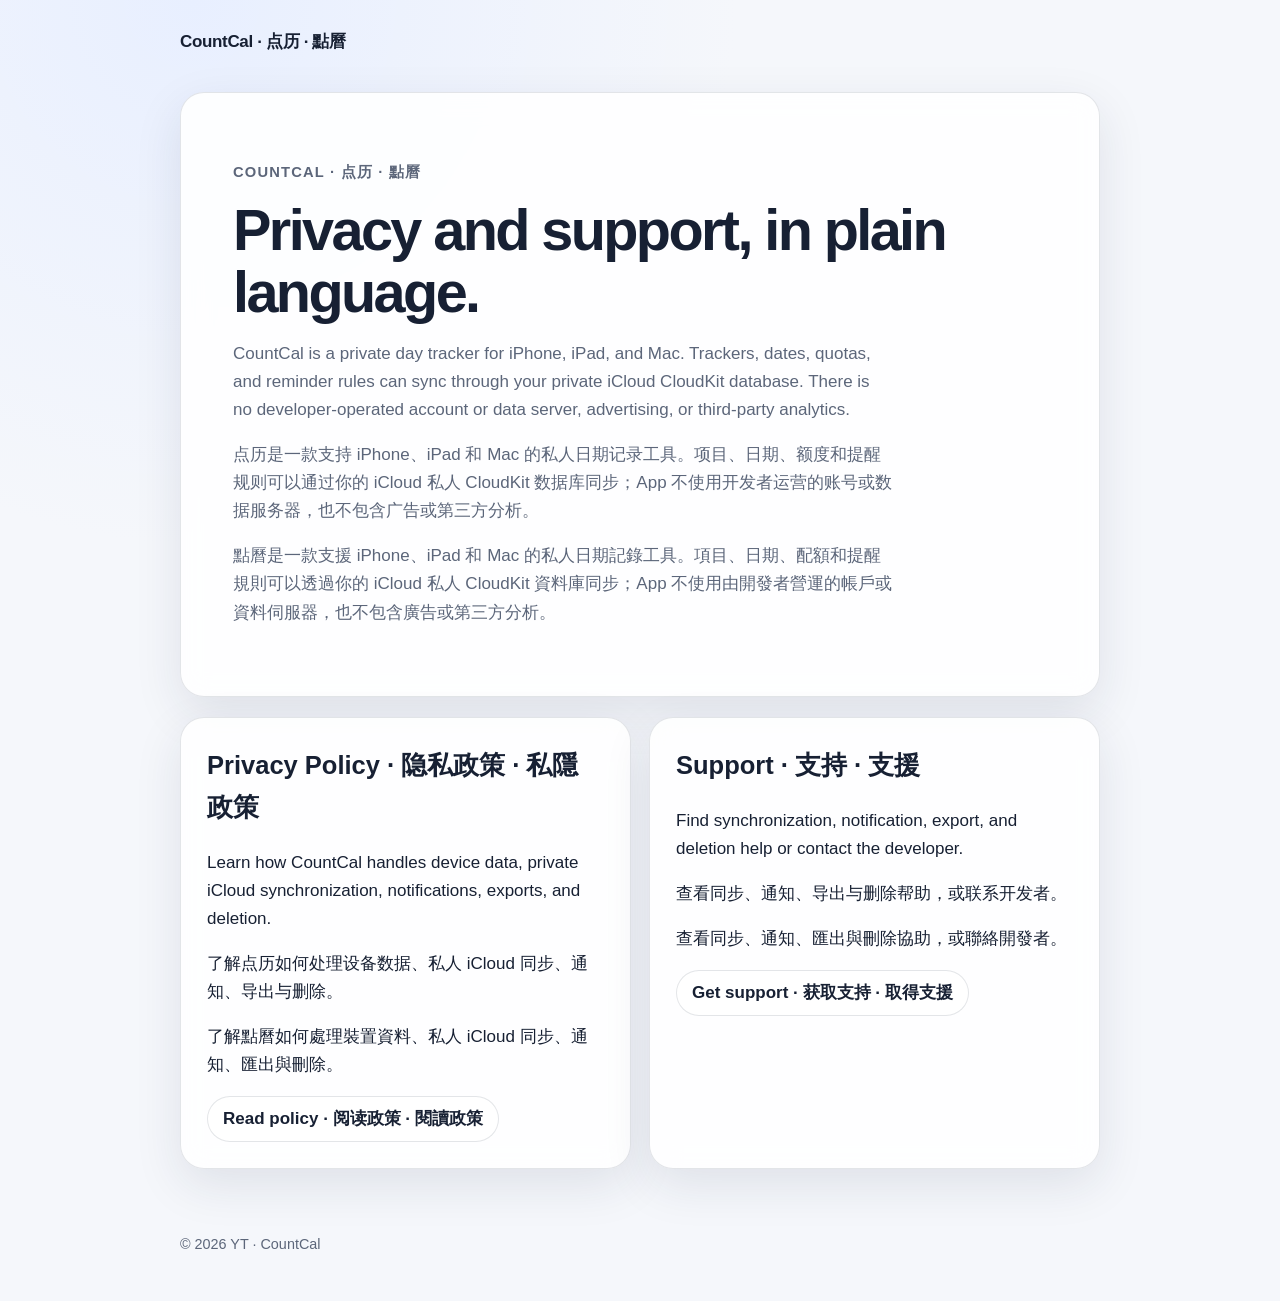
<file: index.html>
<!doctype html>
<html lang="en">
<head>
  <meta charset="utf-8">
  <meta name="viewport" content="width=device-width, initial-scale=1">
  <meta name="description" content="CountCal privacy policy and support information in English, Simplified Chinese, and Traditional Chinese.">
  <meta name="robots" content="index,follow">
  <title>CountCal · Privacy &amp; Support</title>
  <link rel="stylesheet" href="./styles.css">
</head>
<body>
  <header class="shell">
    <a class="brand" href="./">CountCal · 点历 · 點曆</a>
  </header>
  <main class="shell">
    <section class="hero">
      <p class="eyebrow">CountCal · 点历 · 點曆</p>
      <h1>Privacy and support, in plain language.</h1>
      <p>CountCal is a private day tracker for iPhone, iPad, and Mac. Trackers, dates, quotas, and reminder rules can sync through your private iCloud CloudKit database. There is no developer-operated account or data server, advertising, or third-party analytics.</p>
      <p lang="zh-Hans">点历是一款支持 iPhone、iPad 和 Mac 的私人日期记录工具。项目、日期、额度和提醒规则可以通过你的 iCloud 私人 CloudKit 数据库同步；App 不使用开发者运营的账号或数据服务器，也不包含广告或第三方分析。</p>
      <p lang="zh-Hant">點曆是一款支援 iPhone、iPad 和 Mac 的私人日期記錄工具。項目、日期、配額和提醒規則可以透過你的 iCloud 私人 CloudKit 資料庫同步；App 不使用由開發者營運的帳戶或資料伺服器，也不包含廣告或第三方分析。</p>
    </section>
    <section class="grid" aria-label="Site pages">
      <article class="card">
        <h2>Privacy Policy · 隐私政策 · 私隱政策</h2>
        <p>Learn how CountCal handles device data, private iCloud synchronization, notifications, exports, and deletion.</p>
        <p lang="zh-Hans">了解点历如何处理设备数据、私人 iCloud 同步、通知、导出与删除。</p>
        <p lang="zh-Hant">了解點曆如何處理裝置資料、私人 iCloud 同步、通知、匯出與刪除。</p>
        <a class="button" href="./privacy/">Read policy · 阅读政策 · 閱讀政策</a>
      </article>
      <article class="card">
        <h2>Support · 支持 · 支援</h2>
        <p>Find synchronization, notification, export, and deletion help or contact the developer.</p>
        <p lang="zh-Hans">查看同步、通知、导出与删除帮助，或联系开发者。</p>
        <p lang="zh-Hant">查看同步、通知、匯出與刪除協助，或聯絡開發者。</p>
        <a class="button" href="./support/">Get support · 获取支持 · 取得支援</a>
      </article>
    </section>
  </main>
  <footer class="shell">© 2026 YT · CountCal</footer>
</body>
</html>
</file>
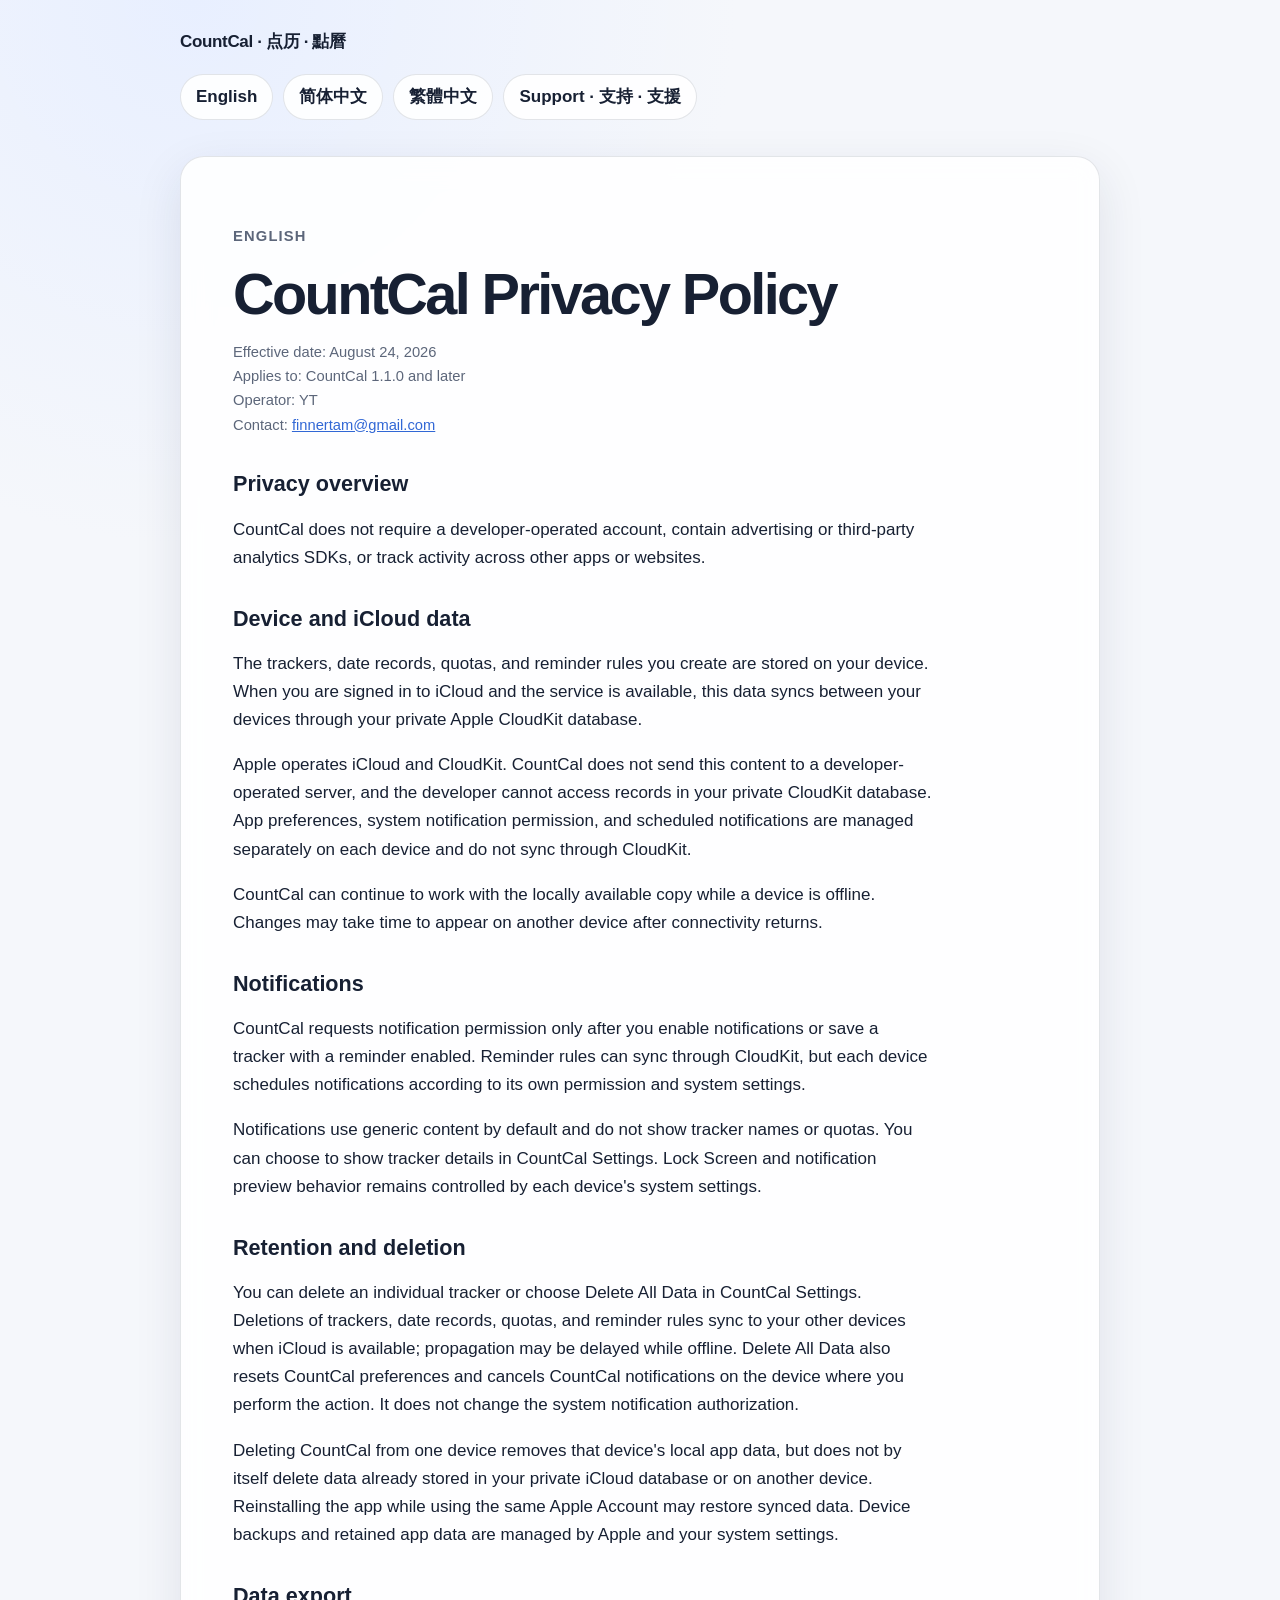
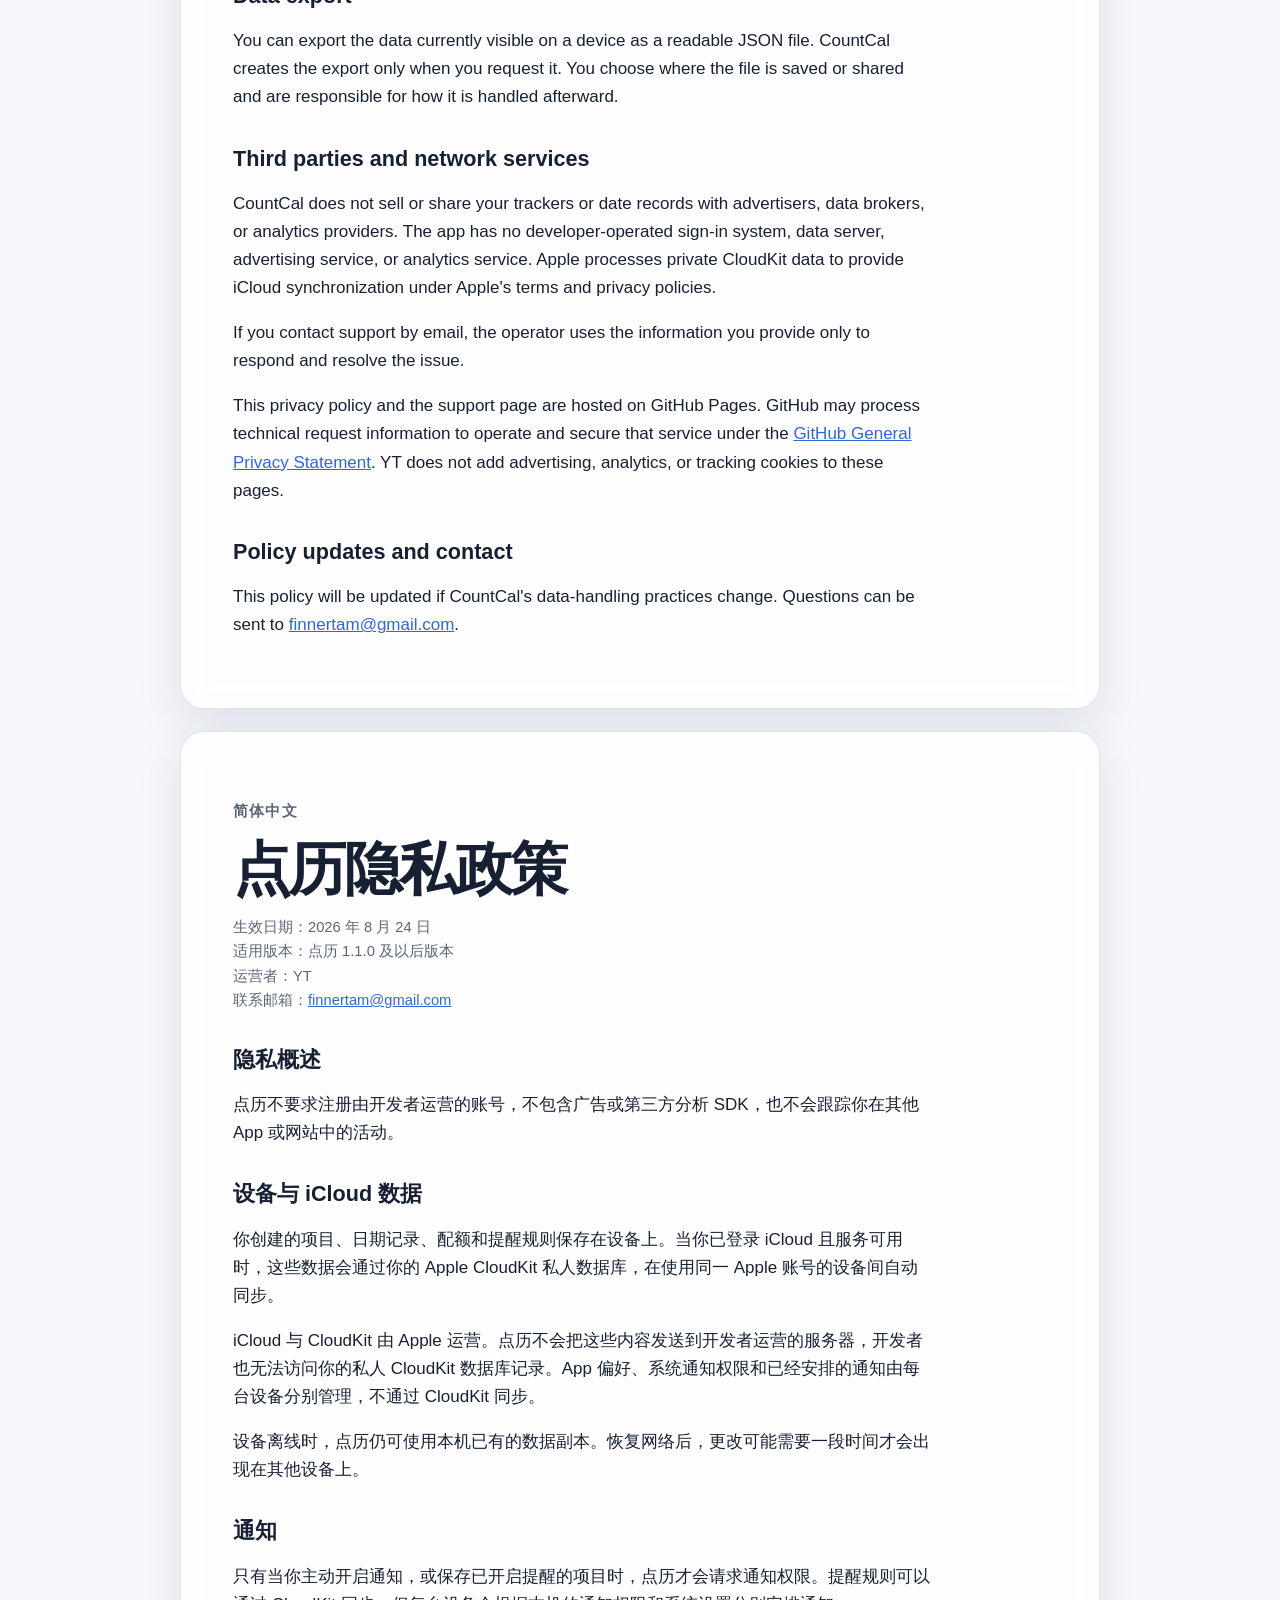
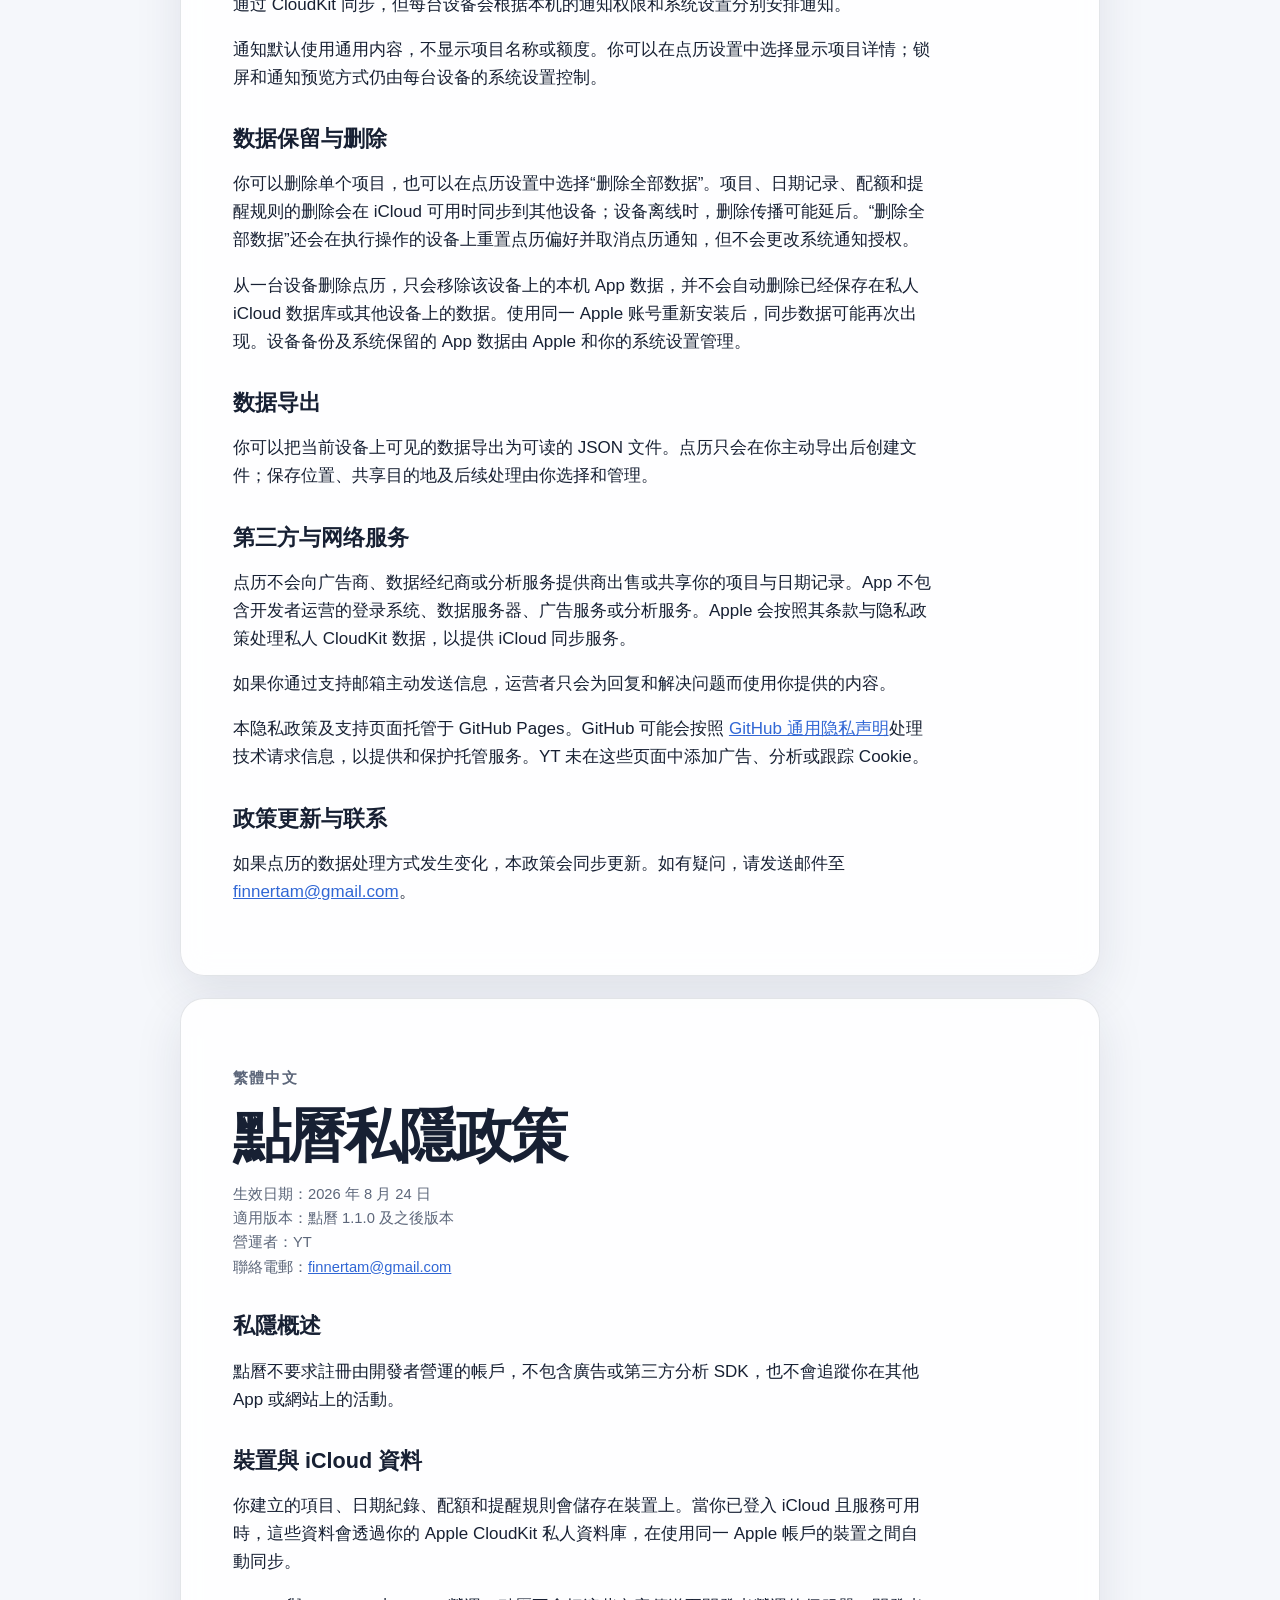
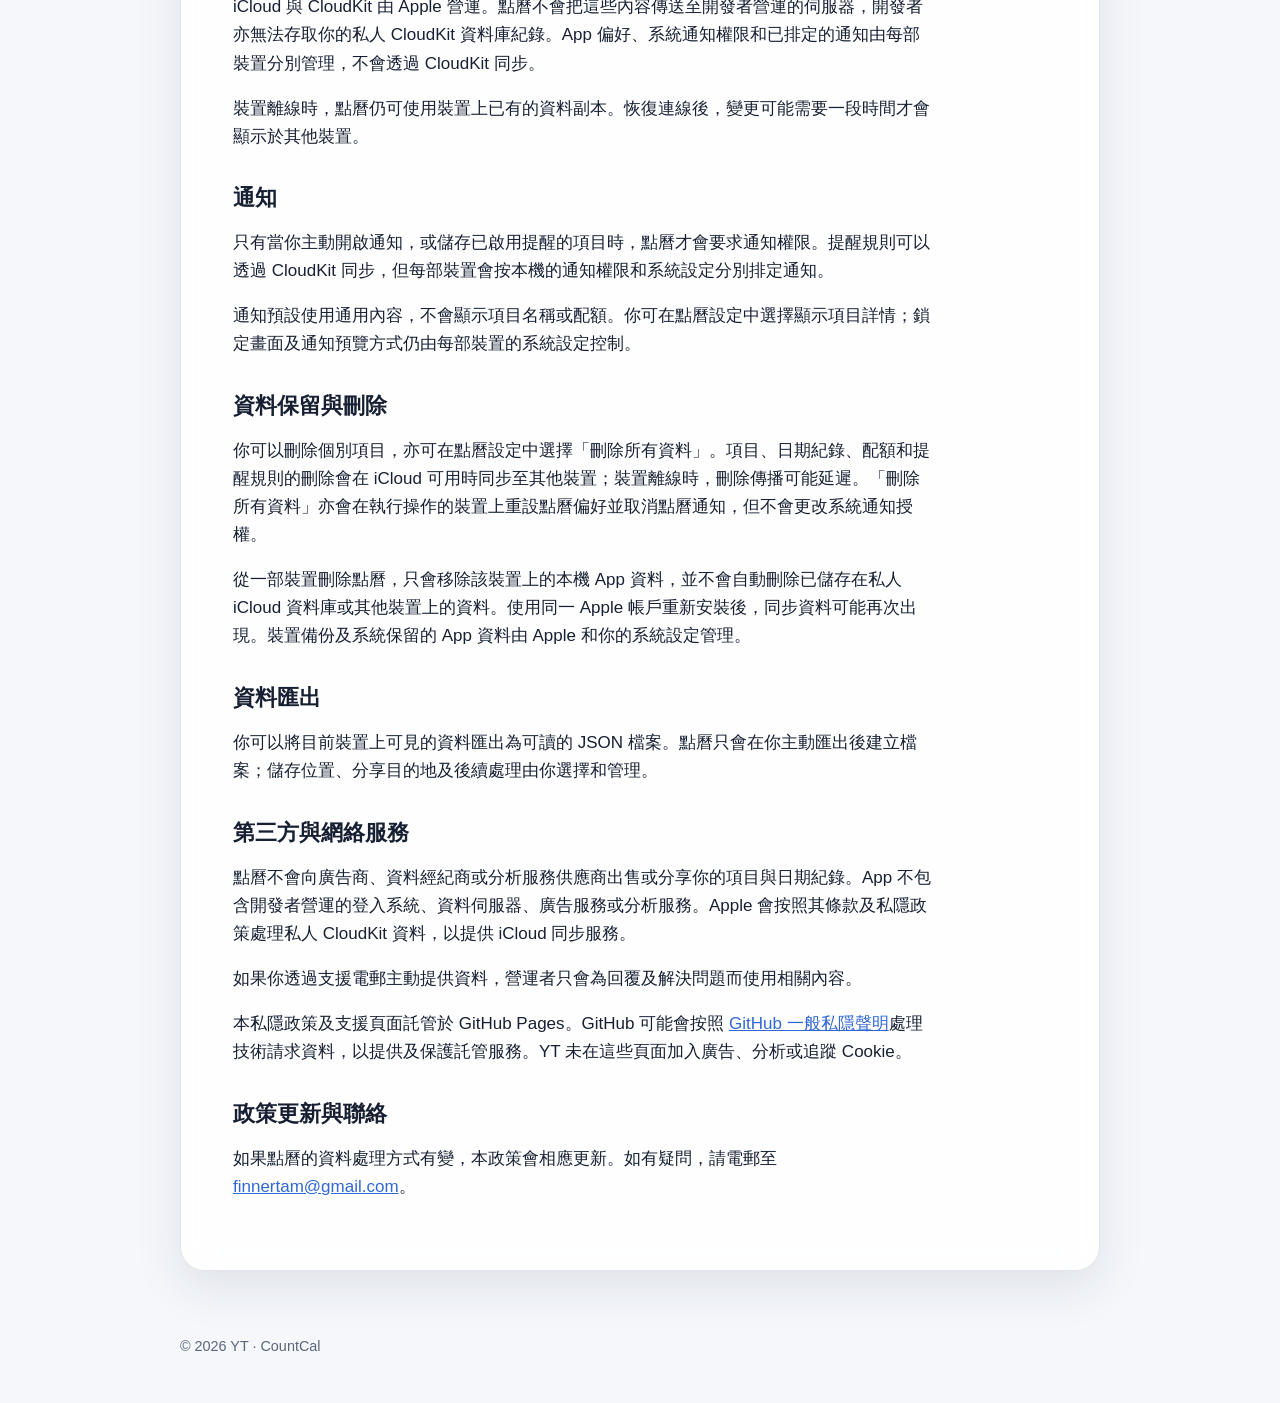
<file: privacy/index.html>
<!doctype html>
<html lang="en">
<head>
  <meta charset="utf-8">
  <meta name="viewport" content="width=device-width, initial-scale=1">
  <meta name="description" content="CountCal privacy policy in English, Simplified Chinese, and Traditional Chinese.">
  <meta name="robots" content="index,follow">
  <title>Privacy Policy · CountCal</title>
  <link rel="stylesheet" href="../styles.css">
</head>
<body>
  <header class="shell">
    <a class="brand" href="../">CountCal · 点历 · 點曆</a>
    <nav aria-label="Page navigation">
      <a href="#english">English</a>
      <a href="#simplified" lang="zh-Hans">简体中文</a>
      <a href="#traditional" lang="zh-Hant">繁體中文</a>
      <a href="../support/">Support · 支持 · 支援</a>
    </nav>
  </header>
  <main class="shell">
    <article class="document" id="english" lang="en">
      <p class="eyebrow">English</p>
      <h1>CountCal Privacy Policy</h1>
      <p class="meta">Effective date: August 24, 2026<br>Applies to: CountCal 1.1.0 and later<br>Operator: YT<br>Contact: <a href="mailto:finnertam@gmail.com">finnertam@gmail.com</a></p>

      <h2>Privacy overview</h2>
      <p>CountCal does not require a developer-operated account, contain advertising or third-party analytics SDKs, or track activity across other apps or websites.</p>

      <h2>Device and iCloud data</h2>
      <p>The trackers, date records, quotas, and reminder rules you create are stored on your device. When you are signed in to iCloud and the service is available, this data syncs between your devices through your private Apple CloudKit database.</p>
      <p>Apple operates iCloud and CloudKit. CountCal does not send this content to a developer-operated server, and the developer cannot access records in your private CloudKit database. App preferences, system notification permission, and scheduled notifications are managed separately on each device and do not sync through CloudKit.</p>
      <p>CountCal can continue to work with the locally available copy while a device is offline. Changes may take time to appear on another device after connectivity returns.</p>

      <h2>Notifications</h2>
      <p>CountCal requests notification permission only after you enable notifications or save a tracker with a reminder enabled. Reminder rules can sync through CloudKit, but each device schedules notifications according to its own permission and system settings.</p>
      <p>Notifications use generic content by default and do not show tracker names or quotas. You can choose to show tracker details in CountCal Settings. Lock Screen and notification preview behavior remains controlled by each device's system settings.</p>

      <h2>Retention and deletion</h2>
      <p>You can delete an individual tracker or choose Delete All Data in CountCal Settings. Deletions of trackers, date records, quotas, and reminder rules sync to your other devices when iCloud is available; propagation may be delayed while offline. Delete All Data also resets CountCal preferences and cancels CountCal notifications on the device where you perform the action. It does not change the system notification authorization.</p>
      <p>Deleting CountCal from one device removes that device's local app data, but does not by itself delete data already stored in your private iCloud database or on another device. Reinstalling the app while using the same Apple Account may restore synced data. Device backups and retained app data are managed by Apple and your system settings.</p>

      <h2>Data export</h2>
      <p>You can export the data currently visible on a device as a readable JSON file. CountCal creates the export only when you request it. You choose where the file is saved or shared and are responsible for how it is handled afterward.</p>

      <h2>Third parties and network services</h2>
      <p>CountCal does not sell or share your trackers or date records with advertisers, data brokers, or analytics providers. The app has no developer-operated sign-in system, data server, advertising service, or analytics service. Apple processes private CloudKit data to provide iCloud synchronization under Apple's terms and privacy policies.</p>
      <p>If you contact support by email, the operator uses the information you provide only to respond and resolve the issue.</p>
      <p>This privacy policy and the support page are hosted on GitHub Pages. GitHub may process technical request information to operate and secure that service under the <a href="https://docs.github.com/en/site-policy/privacy-policies/github-general-privacy-statement">GitHub General Privacy Statement</a>. YT does not add advertising, analytics, or tracking cookies to these pages.</p>

      <h2>Policy updates and contact</h2>
      <p>This policy will be updated if CountCal's data-handling practices change. Questions can be sent to <a href="mailto:finnertam@gmail.com">finnertam@gmail.com</a>.</p>
    </article>

    <article class="document" id="simplified" lang="zh-Hans">
      <p class="eyebrow">简体中文</p>
      <h1>点历隐私政策</h1>
      <p class="meta">生效日期：2026 年 8 月 24 日<br>适用版本：点历 1.1.0 及以后版本<br>运营者：YT<br>联系邮箱：<a href="mailto:finnertam@gmail.com">finnertam@gmail.com</a></p>

      <h2>隐私概述</h2>
      <p>点历不要求注册由开发者运营的账号，不包含广告或第三方分析 SDK，也不会跟踪你在其他 App 或网站中的活动。</p>

      <h2>设备与 iCloud 数据</h2>
      <p>你创建的项目、日期记录、配额和提醒规则保存在设备上。当你已登录 iCloud 且服务可用时，这些数据会通过你的 Apple CloudKit 私人数据库，在使用同一 Apple 账号的设备间自动同步。</p>
      <p>iCloud 与 CloudKit 由 Apple 运营。点历不会把这些内容发送到开发者运营的服务器，开发者也无法访问你的私人 CloudKit 数据库记录。App 偏好、系统通知权限和已经安排的通知由每台设备分别管理，不通过 CloudKit 同步。</p>
      <p>设备离线时，点历仍可使用本机已有的数据副本。恢复网络后，更改可能需要一段时间才会出现在其他设备上。</p>

      <h2>通知</h2>
      <p>只有当你主动开启通知，或保存已开启提醒的项目时，点历才会请求通知权限。提醒规则可以通过 CloudKit 同步，但每台设备会根据本机的通知权限和系统设置分别安排通知。</p>
      <p>通知默认使用通用内容，不显示项目名称或额度。你可以在点历设置中选择显示项目详情；锁屏和通知预览方式仍由每台设备的系统设置控制。</p>

      <h2>数据保留与删除</h2>
      <p>你可以删除单个项目，也可以在点历设置中选择“删除全部数据”。项目、日期记录、配额和提醒规则的删除会在 iCloud 可用时同步到其他设备；设备离线时，删除传播可能延后。“删除全部数据”还会在执行操作的设备上重置点历偏好并取消点历通知，但不会更改系统通知授权。</p>
      <p>从一台设备删除点历，只会移除该设备上的本机 App 数据，并不会自动删除已经保存在私人 iCloud 数据库或其他设备上的数据。使用同一 Apple 账号重新安装后，同步数据可能再次出现。设备备份及系统保留的 App 数据由 Apple 和你的系统设置管理。</p>

      <h2>数据导出</h2>
      <p>你可以把当前设备上可见的数据导出为可读的 JSON 文件。点历只会在你主动导出后创建文件；保存位置、共享目的地及后续处理由你选择和管理。</p>

      <h2>第三方与网络服务</h2>
      <p>点历不会向广告商、数据经纪商或分析服务提供商出售或共享你的项目与日期记录。App 不包含开发者运营的登录系统、数据服务器、广告服务或分析服务。Apple 会按照其条款与隐私政策处理私人 CloudKit 数据，以提供 iCloud 同步服务。</p>
      <p>如果你通过支持邮箱主动发送信息，运营者只会为回复和解决问题而使用你提供的内容。</p>
      <p>本隐私政策及支持页面托管于 GitHub Pages。GitHub 可能会按照 <a href="https://docs.github.com/zh/site-policy/privacy-policies/github-general-privacy-statement">GitHub 通用隐私声明</a>处理技术请求信息，以提供和保护托管服务。YT 未在这些页面中添加广告、分析或跟踪 Cookie。</p>

      <h2>政策更新与联系</h2>
      <p>如果点历的数据处理方式发生变化，本政策会同步更新。如有疑问，请发送邮件至 <a href="mailto:finnertam@gmail.com">finnertam@gmail.com</a>。</p>
    </article>

    <article class="document" id="traditional" lang="zh-Hant">
      <p class="eyebrow">繁體中文</p>
      <h1>點曆私隱政策</h1>
      <p class="meta">生效日期：2026 年 8 月 24 日<br>適用版本：點曆 1.1.0 及之後版本<br>營運者：YT<br>聯絡電郵：<a href="mailto:finnertam@gmail.com">finnertam@gmail.com</a></p>

      <h2>私隱概述</h2>
      <p>點曆不要求註冊由開發者營運的帳戶，不包含廣告或第三方分析 SDK，也不會追蹤你在其他 App 或網站上的活動。</p>

      <h2>裝置與 iCloud 資料</h2>
      <p>你建立的項目、日期紀錄、配額和提醒規則會儲存在裝置上。當你已登入 iCloud 且服務可用時，這些資料會透過你的 Apple CloudKit 私人資料庫，在使用同一 Apple 帳戶的裝置之間自動同步。</p>
      <p>iCloud 與 CloudKit 由 Apple 營運。點曆不會把這些內容傳送至開發者營運的伺服器，開發者亦無法存取你的私人 CloudKit 資料庫紀錄。App 偏好、系統通知權限和已排定的通知由每部裝置分別管理，不會透過 CloudKit 同步。</p>
      <p>裝置離線時，點曆仍可使用裝置上已有的資料副本。恢復連線後，變更可能需要一段時間才會顯示於其他裝置。</p>

      <h2>通知</h2>
      <p>只有當你主動開啟通知，或儲存已啟用提醒的項目時，點曆才會要求通知權限。提醒規則可以透過 CloudKit 同步，但每部裝置會按本機的通知權限和系統設定分別排定通知。</p>
      <p>通知預設使用通用內容，不會顯示項目名稱或配額。你可在點曆設定中選擇顯示項目詳情；鎖定畫面及通知預覽方式仍由每部裝置的系統設定控制。</p>

      <h2>資料保留與刪除</h2>
      <p>你可以刪除個別項目，亦可在點曆設定中選擇「刪除所有資料」。項目、日期紀錄、配額和提醒規則的刪除會在 iCloud 可用時同步至其他裝置；裝置離線時，刪除傳播可能延遲。「刪除所有資料」亦會在執行操作的裝置上重設點曆偏好並取消點曆通知，但不會更改系統通知授權。</p>
      <p>從一部裝置刪除點曆，只會移除該裝置上的本機 App 資料，並不會自動刪除已儲存在私人 iCloud 資料庫或其他裝置上的資料。使用同一 Apple 帳戶重新安裝後，同步資料可能再次出現。裝置備份及系統保留的 App 資料由 Apple 和你的系統設定管理。</p>

      <h2>資料匯出</h2>
      <p>你可以將目前裝置上可見的資料匯出為可讀的 JSON 檔案。點曆只會在你主動匯出後建立檔案；儲存位置、分享目的地及後續處理由你選擇和管理。</p>

      <h2>第三方與網絡服務</h2>
      <p>點曆不會向廣告商、資料經紀商或分析服務供應商出售或分享你的項目與日期紀錄。App 不包含開發者營運的登入系統、資料伺服器、廣告服務或分析服務。Apple 會按照其條款及私隱政策處理私人 CloudKit 資料，以提供 iCloud 同步服務。</p>
      <p>如果你透過支援電郵主動提供資料，營運者只會為回覆及解決問題而使用相關內容。</p>
      <p>本私隱政策及支援頁面託管於 GitHub Pages。GitHub 可能會按照 <a href="https://docs.github.com/zh/site-policy/privacy-policies/github-general-privacy-statement">GitHub 一般私隱聲明</a>處理技術請求資料，以提供及保護託管服務。YT 未在這些頁面加入廣告、分析或追蹤 Cookie。</p>

      <h2>政策更新與聯絡</h2>
      <p>如果點曆的資料處理方式有變，本政策會相應更新。如有疑問，請電郵至 <a href="mailto:finnertam@gmail.com">finnertam@gmail.com</a>。</p>
    </article>
  </main>
  <footer class="shell">© 2026 YT · CountCal</footer>
</body>
</html>
</file>
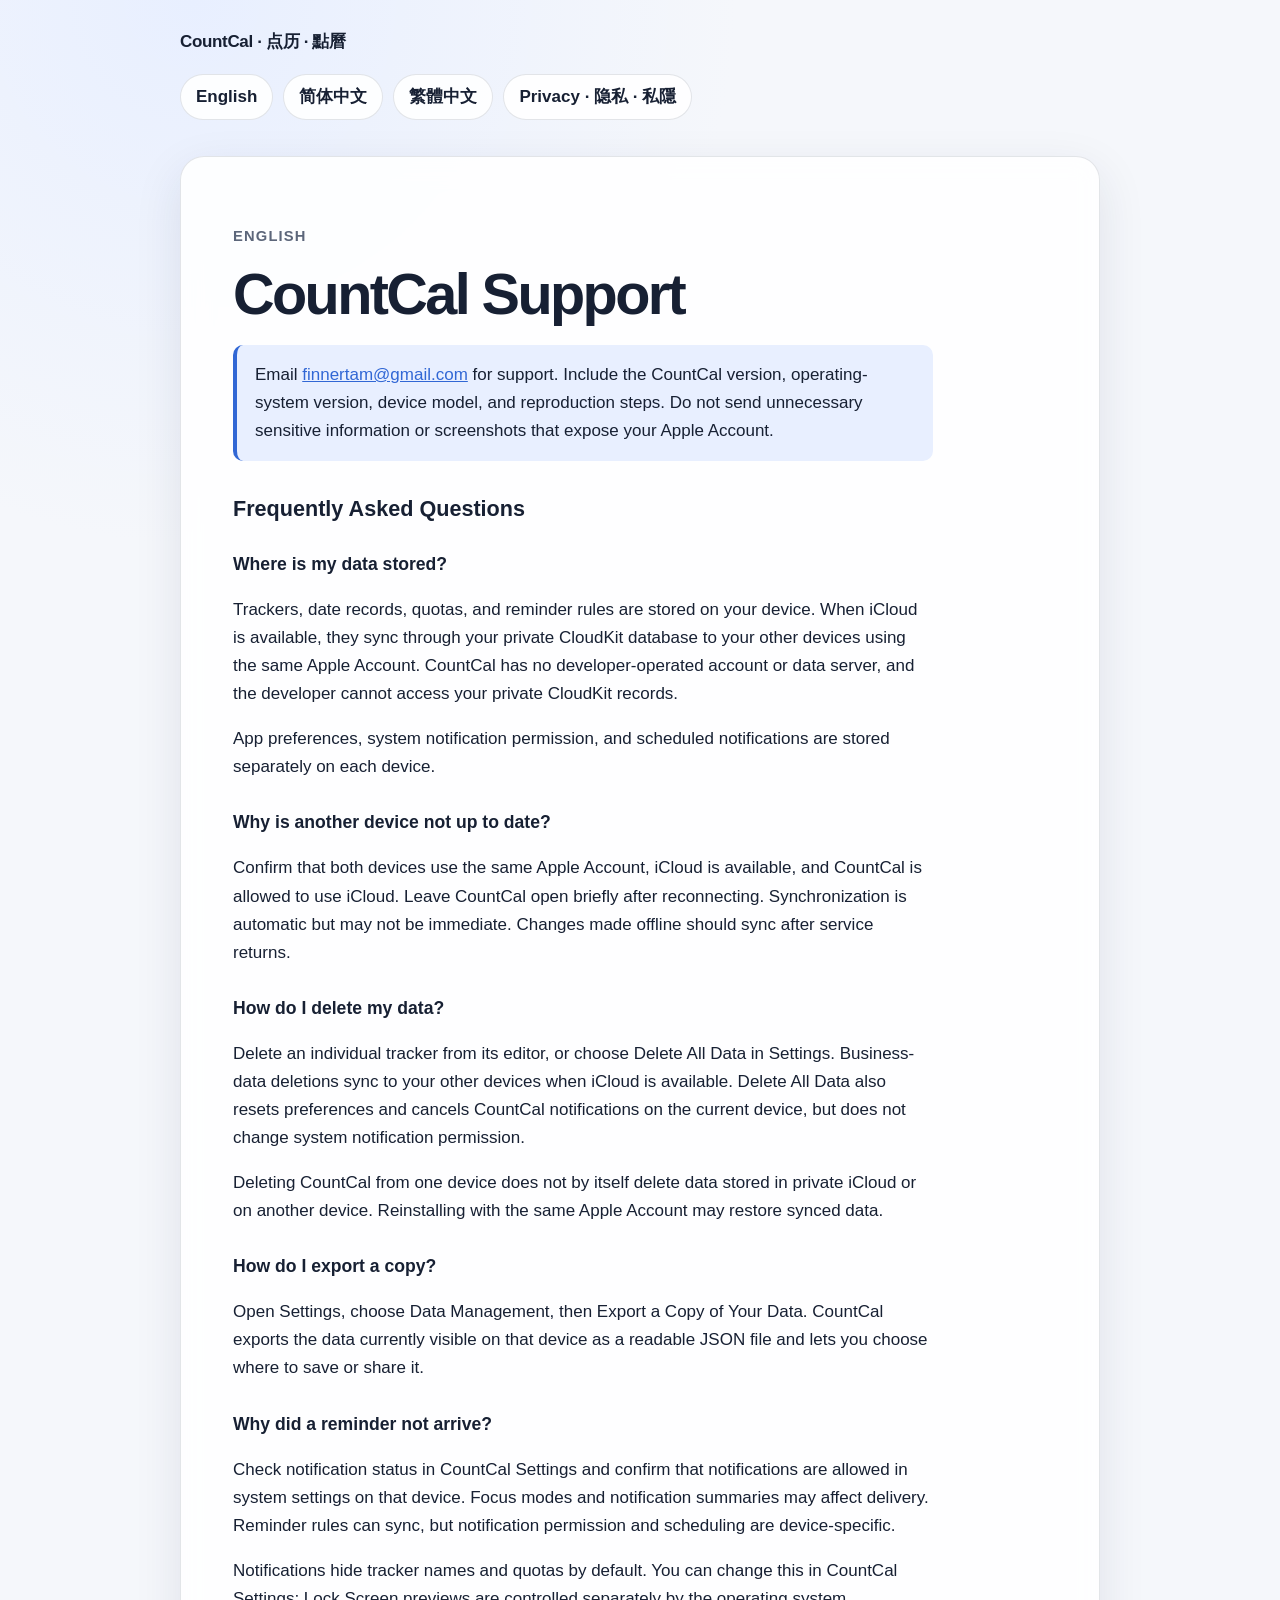
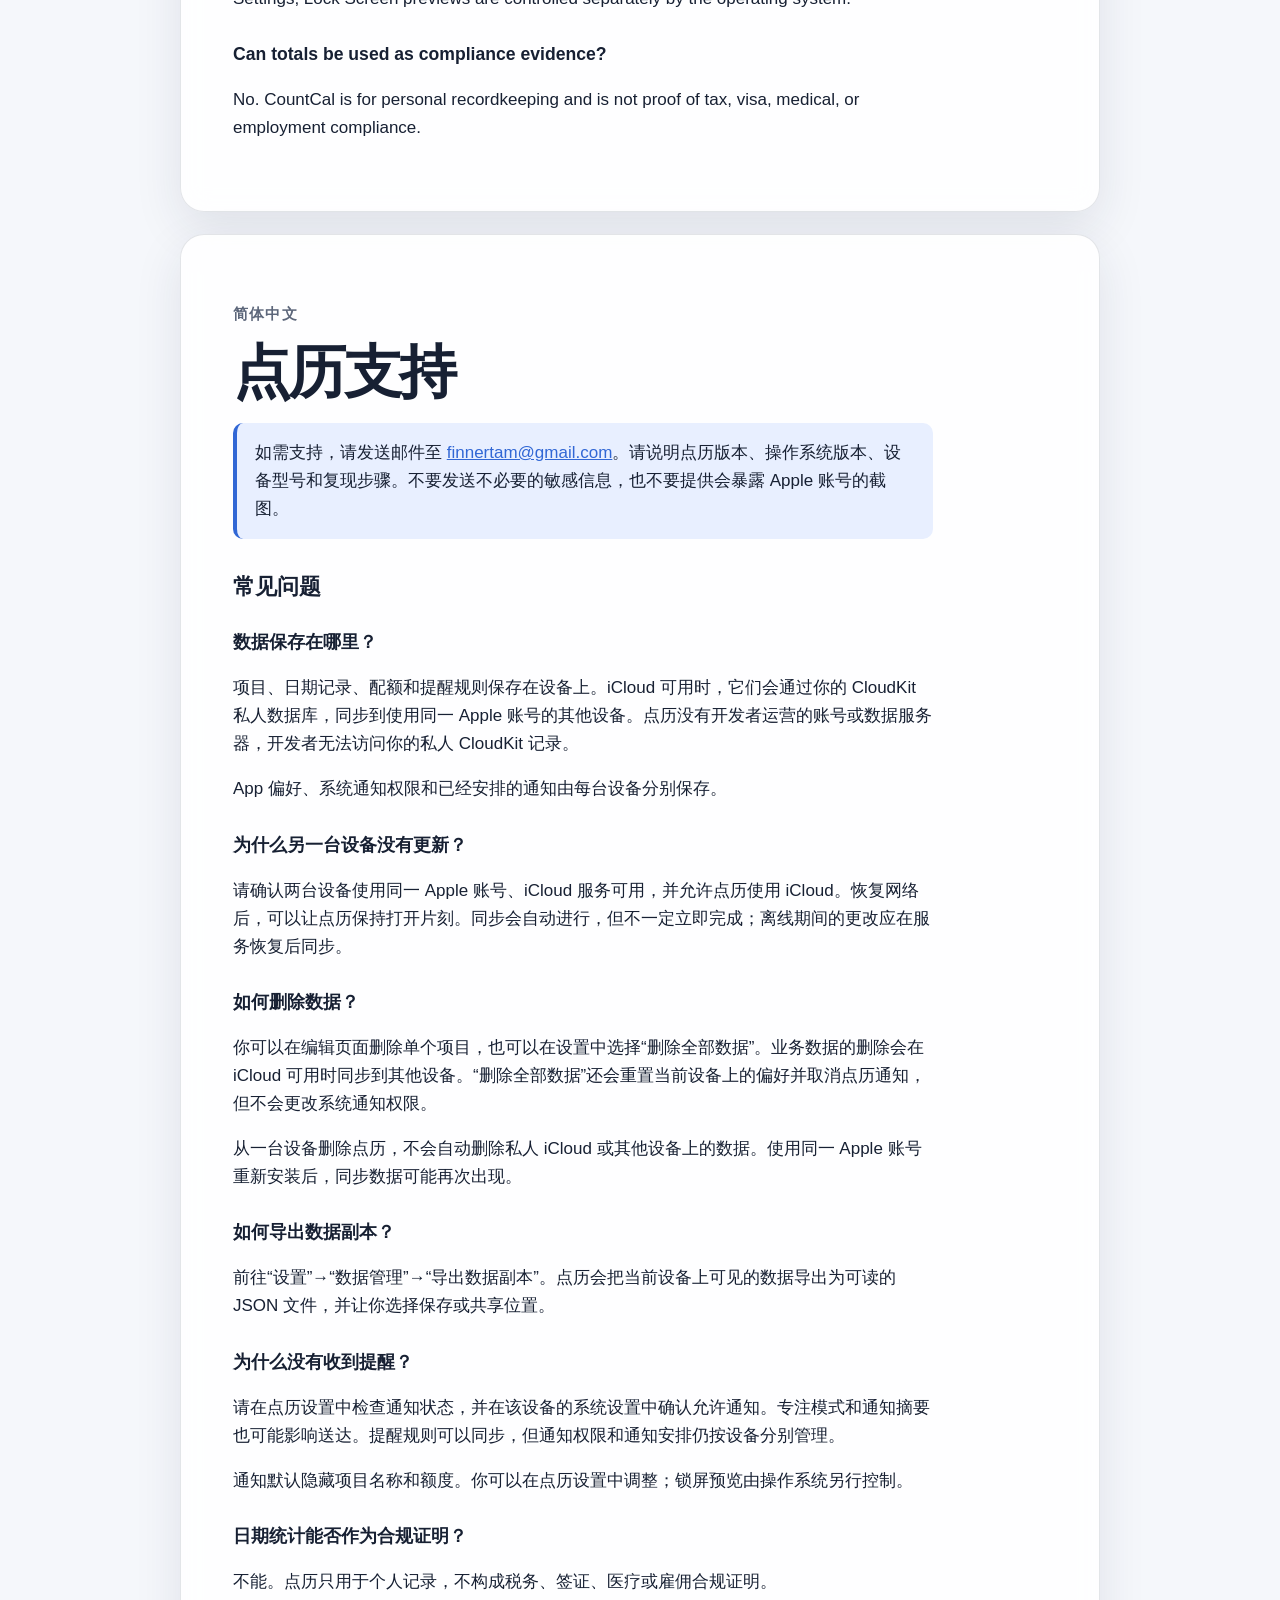
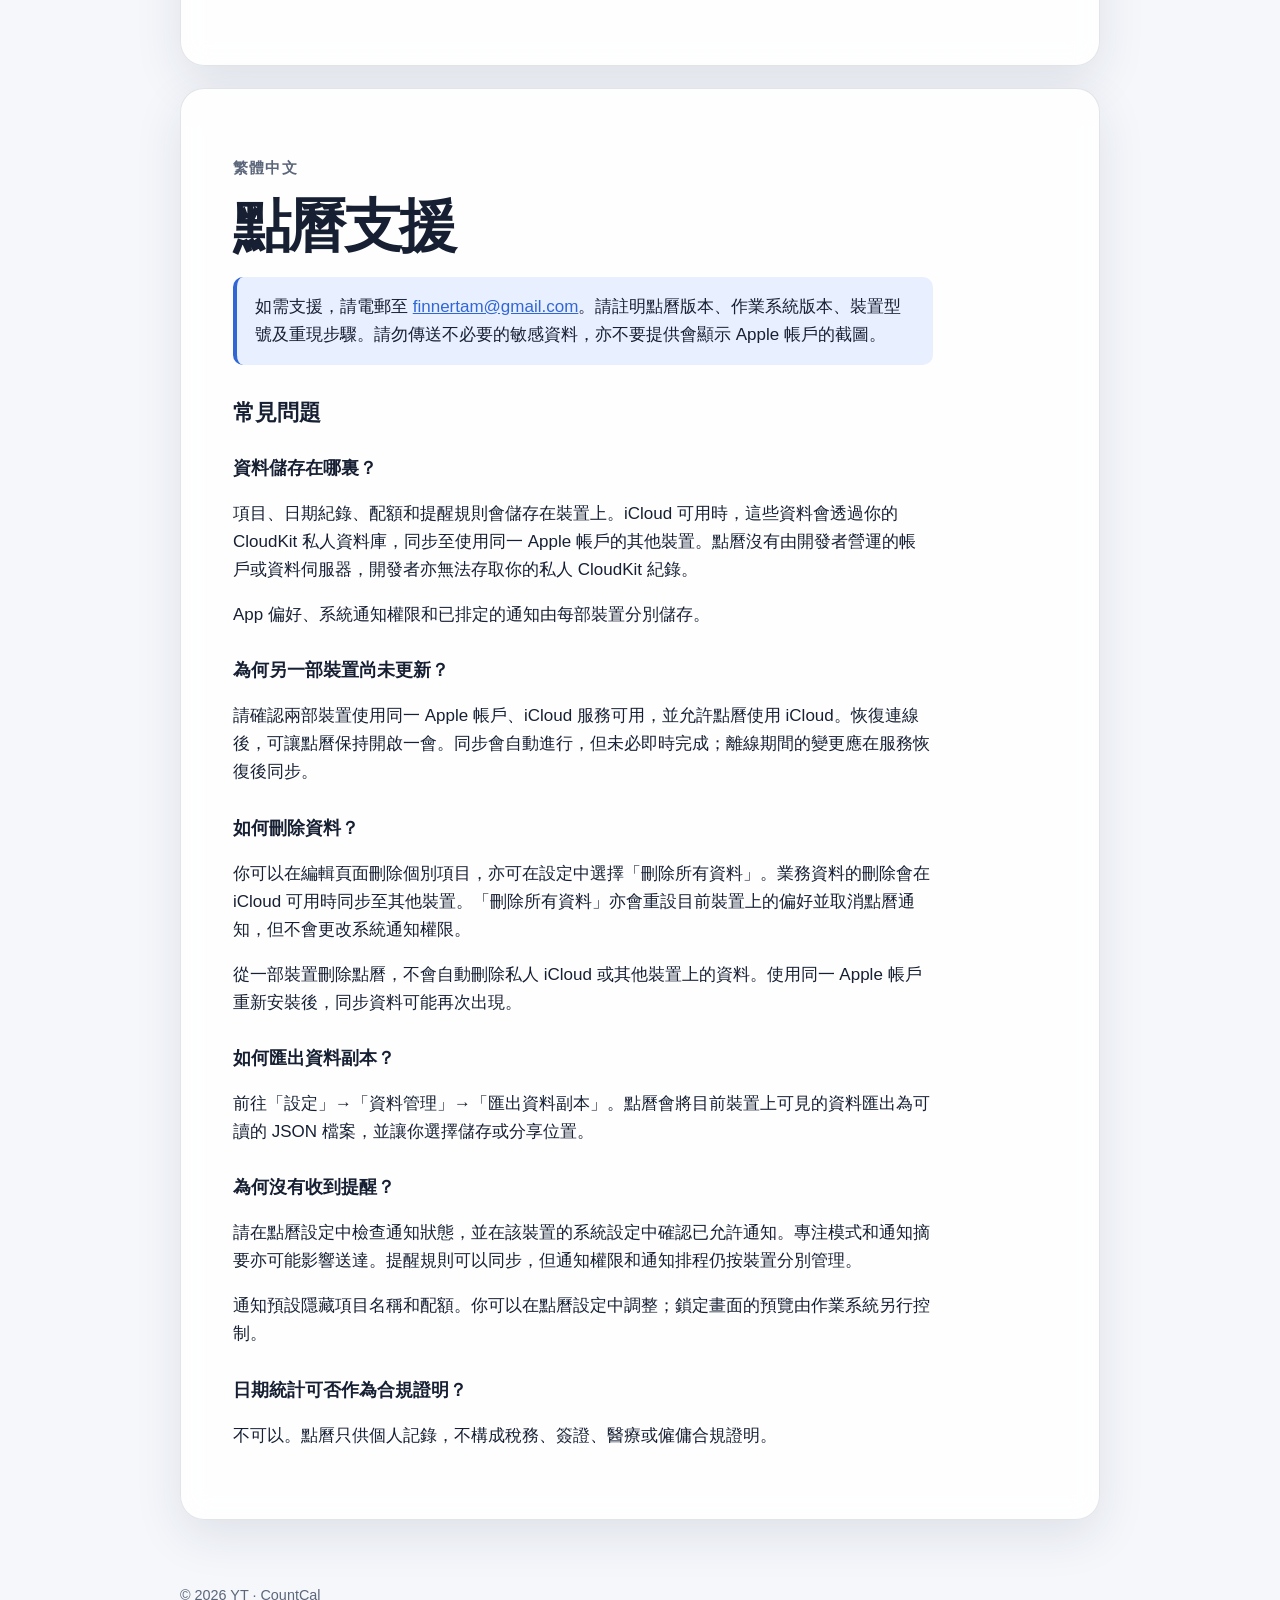
<file: support/index.html>
<!doctype html>
<html lang="en">
<head>
  <meta charset="utf-8">
  <meta name="viewport" content="width=device-width, initial-scale=1">
  <meta name="description" content="CountCal support in English, Simplified Chinese, and Traditional Chinese.">
  <meta name="robots" content="index,follow">
  <title>Support · CountCal</title>
  <link rel="stylesheet" href="../styles.css">
</head>
<body>
  <header class="shell">
    <a class="brand" href="../">CountCal · 点历 · 點曆</a>
    <nav aria-label="Page navigation">
      <a href="#english">English</a>
      <a href="#simplified" lang="zh-Hans">简体中文</a>
      <a href="#traditional" lang="zh-Hant">繁體中文</a>
      <a href="../privacy/">Privacy · 隐私 · 私隱</a>
    </nav>
  </header>
  <main class="shell">
    <article class="document" id="english" lang="en">
      <p class="eyebrow">English</p>
      <h1>CountCal Support</h1>
      <p class="notice">Email <a href="mailto:finnertam@gmail.com">finnertam@gmail.com</a> for support. Include the CountCal version, operating-system version, device model, and reproduction steps. Do not send unnecessary sensitive information or screenshots that expose your Apple Account.</p>

      <h2>Frequently Asked Questions</h2>
      <h3>Where is my data stored?</h3>
      <p>Trackers, date records, quotas, and reminder rules are stored on your device. When iCloud is available, they sync through your private CloudKit database to your other devices using the same Apple Account. CountCal has no developer-operated account or data server, and the developer cannot access your private CloudKit records.</p>
      <p>App preferences, system notification permission, and scheduled notifications are stored separately on each device.</p>

      <h3>Why is another device not up to date?</h3>
      <p>Confirm that both devices use the same Apple Account, iCloud is available, and CountCal is allowed to use iCloud. Leave CountCal open briefly after reconnecting. Synchronization is automatic but may not be immediate. Changes made offline should sync after service returns.</p>

      <h3>How do I delete my data?</h3>
      <p>Delete an individual tracker from its editor, or choose Delete All Data in Settings. Business-data deletions sync to your other devices when iCloud is available. Delete All Data also resets preferences and cancels CountCal notifications on the current device, but does not change system notification permission.</p>
      <p>Deleting CountCal from one device does not by itself delete data stored in private iCloud or on another device. Reinstalling with the same Apple Account may restore synced data.</p>

      <h3>How do I export a copy?</h3>
      <p>Open Settings, choose Data Management, then Export a Copy of Your Data. CountCal exports the data currently visible on that device as a readable JSON file and lets you choose where to save or share it.</p>

      <h3>Why did a reminder not arrive?</h3>
      <p>Check notification status in CountCal Settings and confirm that notifications are allowed in system settings on that device. Focus modes and notification summaries may affect delivery. Reminder rules can sync, but notification permission and scheduling are device-specific.</p>
      <p>Notifications hide tracker names and quotas by default. You can change this in CountCal Settings; Lock Screen previews are controlled separately by the operating system.</p>

      <h3>Can totals be used as compliance evidence?</h3>
      <p>No. CountCal is for personal recordkeeping and is not proof of tax, visa, medical, or employment compliance.</p>
    </article>

    <article class="document" id="simplified" lang="zh-Hans">
      <p class="eyebrow">简体中文</p>
      <h1>点历支持</h1>
      <p class="notice">如需支持，请发送邮件至 <a href="mailto:finnertam@gmail.com">finnertam@gmail.com</a>。请说明点历版本、操作系统版本、设备型号和复现步骤。不要发送不必要的敏感信息，也不要提供会暴露 Apple 账号的截图。</p>

      <h2>常见问题</h2>
      <h3>数据保存在哪里？</h3>
      <p>项目、日期记录、配额和提醒规则保存在设备上。iCloud 可用时，它们会通过你的 CloudKit 私人数据库，同步到使用同一 Apple 账号的其他设备。点历没有开发者运营的账号或数据服务器，开发者无法访问你的私人 CloudKit 记录。</p>
      <p>App 偏好、系统通知权限和已经安排的通知由每台设备分别保存。</p>

      <h3>为什么另一台设备没有更新？</h3>
      <p>请确认两台设备使用同一 Apple 账号、iCloud 服务可用，并允许点历使用 iCloud。恢复网络后，可以让点历保持打开片刻。同步会自动进行，但不一定立即完成；离线期间的更改应在服务恢复后同步。</p>

      <h3>如何删除数据？</h3>
      <p>你可以在编辑页面删除单个项目，也可以在设置中选择“删除全部数据”。业务数据的删除会在 iCloud 可用时同步到其他设备。“删除全部数据”还会重置当前设备上的偏好并取消点历通知，但不会更改系统通知权限。</p>
      <p>从一台设备删除点历，不会自动删除私人 iCloud 或其他设备上的数据。使用同一 Apple 账号重新安装后，同步数据可能再次出现。</p>

      <h3>如何导出数据副本？</h3>
      <p>前往“设置”→“数据管理”→“导出数据副本”。点历会把当前设备上可见的数据导出为可读的 JSON 文件，并让你选择保存或共享位置。</p>

      <h3>为什么没有收到提醒？</h3>
      <p>请在点历设置中检查通知状态，并在该设备的系统设置中确认允许通知。专注模式和通知摘要也可能影响送达。提醒规则可以同步，但通知权限和通知安排仍按设备分别管理。</p>
      <p>通知默认隐藏项目名称和额度。你可以在点历设置中调整；锁屏预览由操作系统另行控制。</p>

      <h3>日期统计能否作为合规证明？</h3>
      <p>不能。点历只用于个人记录，不构成税务、签证、医疗或雇佣合规证明。</p>
    </article>

    <article class="document" id="traditional" lang="zh-Hant">
      <p class="eyebrow">繁體中文</p>
      <h1>點曆支援</h1>
      <p class="notice">如需支援，請電郵至 <a href="mailto:finnertam@gmail.com">finnertam@gmail.com</a>。請註明點曆版本、作業系統版本、裝置型號及重現步驟。請勿傳送不必要的敏感資料，亦不要提供會顯示 Apple 帳戶的截圖。</p>

      <h2>常見問題</h2>
      <h3>資料儲存在哪裏？</h3>
      <p>項目、日期紀錄、配額和提醒規則會儲存在裝置上。iCloud 可用時，這些資料會透過你的 CloudKit 私人資料庫，同步至使用同一 Apple 帳戶的其他裝置。點曆沒有由開發者營運的帳戶或資料伺服器，開發者亦無法存取你的私人 CloudKit 紀錄。</p>
      <p>App 偏好、系統通知權限和已排定的通知由每部裝置分別儲存。</p>

      <h3>為何另一部裝置尚未更新？</h3>
      <p>請確認兩部裝置使用同一 Apple 帳戶、iCloud 服務可用，並允許點曆使用 iCloud。恢復連線後，可讓點曆保持開啟一會。同步會自動進行，但未必即時完成；離線期間的變更應在服務恢復後同步。</p>

      <h3>如何刪除資料？</h3>
      <p>你可以在編輯頁面刪除個別項目，亦可在設定中選擇「刪除所有資料」。業務資料的刪除會在 iCloud 可用時同步至其他裝置。「刪除所有資料」亦會重設目前裝置上的偏好並取消點曆通知，但不會更改系統通知權限。</p>
      <p>從一部裝置刪除點曆，不會自動刪除私人 iCloud 或其他裝置上的資料。使用同一 Apple 帳戶重新安裝後，同步資料可能再次出現。</p>

      <h3>如何匯出資料副本？</h3>
      <p>前往「設定」→「資料管理」→「匯出資料副本」。點曆會將目前裝置上可見的資料匯出為可讀的 JSON 檔案，並讓你選擇儲存或分享位置。</p>

      <h3>為何沒有收到提醒？</h3>
      <p>請在點曆設定中檢查通知狀態，並在該裝置的系統設定中確認已允許通知。專注模式和通知摘要亦可能影響送達。提醒規則可以同步，但通知權限和通知排程仍按裝置分別管理。</p>
      <p>通知預設隱藏項目名稱和配額。你可以在點曆設定中調整；鎖定畫面的預覽由作業系統另行控制。</p>

      <h3>日期統計可否作為合規證明？</h3>
      <p>不可以。點曆只供個人記錄，不構成稅務、簽證、醫療或僱傭合規證明。</p>
    </article>
  </main>
  <footer class="shell">© 2026 YT · CountCal</footer>
</body>
</html>
</file>
<file: styles.css>
:root {
  color-scheme: light dark;
  --background: #f5f7fb;
  --surface: rgba(255, 255, 255, 0.88);
  --text: #172033;
  --muted: #5c667a;
  --border: rgba(31, 42, 68, 0.12);
  --accent: #3167d5;
  --accent-soft: #e8efff;
  --shadow: 0 16px 48px rgba(31, 42, 68, 0.1);
}

@media (prefers-color-scheme: dark) {
  :root {
    --background: #0f1420;
    --surface: rgba(24, 31, 47, 0.9);
    --text: #f4f6fb;
    --muted: #aeb8ca;
    --border: rgba(255, 255, 255, 0.11);
    --accent: #8aafff;
    --accent-soft: #1f315a;
    --shadow: 0 18px 56px rgba(0, 0, 0, 0.28);
  }
}

* { box-sizing: border-box; }

html { scroll-behavior: smooth; }

body {
  margin: 0;
  background:
    radial-gradient(circle at 15% 0%, var(--accent-soft), transparent 34rem),
    var(--background);
  color: var(--text);
  font-family: -apple-system, BlinkMacSystemFont, "Segoe UI", sans-serif;
  font-size: 17px;
  line-height: 1.65;
}

a { color: var(--accent); }

a:focus-visible {
  outline: 3px solid var(--accent);
  outline-offset: 3px;
  border-radius: 4px;
}

.shell {
  width: min(920px, calc(100% - 32px));
  margin: 0 auto;
}

header {
  padding: 28px 0 18px;
}

.brand {
  color: var(--text);
  font-weight: 760;
  letter-spacing: -0.02em;
  text-decoration: none;
}

nav {
  display: flex;
  flex-wrap: wrap;
  gap: 10px;
  margin-top: 18px;
}

nav a,
.button {
  display: inline-flex;
  align-items: center;
  min-height: 44px;
  padding: 8px 15px;
  border: 1px solid var(--border);
  border-radius: 999px;
  background: var(--surface);
  color: var(--text);
  font-weight: 650;
  text-decoration: none;
}

nav a:hover,
.button:hover { border-color: var(--accent); }

main { padding: 18px 0 64px; }

.hero,
.document,
.card {
  border: 1px solid var(--border);
  border-radius: 24px;
  background: var(--surface);
  box-shadow: var(--shadow);
  backdrop-filter: blur(14px);
}

.hero,
.document { padding: clamp(24px, 5vw, 52px); }

.hero h1,
.document h1 {
  margin: 0 0 12px;
  font-size: clamp(2rem, 6vw, 3.6rem);
  line-height: 1.08;
  letter-spacing: -0.045em;
}

.hero p { max-width: 660px; color: var(--muted); }

.grid {
  display: grid;
  grid-template-columns: repeat(2, minmax(0, 1fr));
  gap: 18px;
  margin-top: 20px;
}

.card { padding: 26px; }

.card h2 { margin-top: 0; }

.eyebrow,
.meta {
  color: var(--muted);
  font-size: 0.92rem;
}

.eyebrow {
  font-weight: 750;
  letter-spacing: 0.08em;
  text-transform: uppercase;
}

.document + .document { margin-top: 22px; }

.document h2 {
  margin: 2.1rem 0 0.6rem;
  font-size: 1.35rem;
  line-height: 1.3;
}

.document h3 {
  margin: 1.7rem 0 0.45rem;
  font-size: 1.1rem;
}

.document p,
.document li { max-width: 74ch; }

.notice {
  margin: 20px 0;
  padding: 16px 18px;
  border-left: 4px solid var(--accent);
  border-radius: 10px;
  background: var(--accent-soft);
}

footer {
  padding: 0 0 44px;
  color: var(--muted);
  font-size: 0.9rem;
}

@media (max-width: 680px) {
  body { font-size: 16px; }
  .grid { grid-template-columns: 1fr; }
  .hero, .document { border-radius: 18px; }
}
</file>
